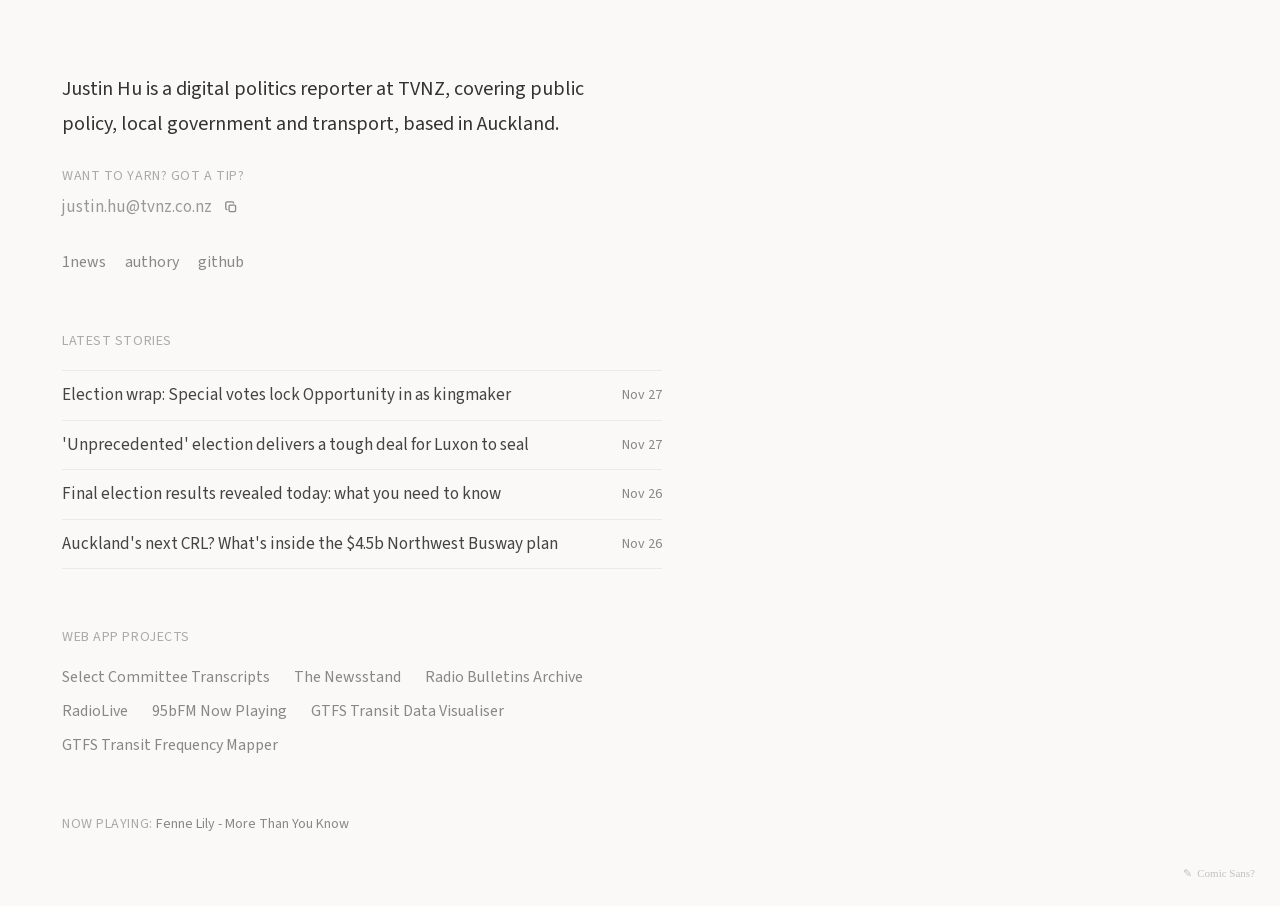
<file: index.html>
<!DOCTYPE html>
<html lang="en-NZ"><head>
<meta charset="utf-8">
<meta name="viewport" content="width=device-width, initial-scale=1">
<title>Justin Hu</title>
<meta name="description" content="Justin Hu is a digital politics reporter at 1News, covering public policy, local government and transport in New Zealand.">
<link rel="canonical" href="https://justinhu-nz.github.io/">
<link rel="icon" type="image/png" sizes="32x32" href="/favicon-buzzy-bee.png">
<meta property="og:locale" content="en_NZ">
<meta property="og:type" content="website">
<meta property="og:title" content="Justin Hu">
<meta property="og:description" content="Justin Hu is a digital politics reporter at 1News, covering public policy, local government and transport in New Zealand.">
<meta property="og:url" content="https://justinhu-nz.github.io/">
<meta property="og:site_name" content="Justin Hu">
<meta name="twitter:card" content="summary">
<meta name="twitter:title" content="Justin Hu">
<meta name="twitter:description" content="Justin Hu is a digital politics reporter at 1News, covering public policy, local government and transport in New Zealand.">
<style>
@font-face {
  font-family: 'Source Sans 3';
  font-style: normal;
  font-weight: 300 500;
  font-display: swap;
  src: url("fonts/eb3d325c-e058-41f9-a5ef-965d2da668bb.woff2") format('woff2');
}
</style>
<style>
:root {
  --bg: #faf9f7;
  --ink: #333;
  --body: #444;
  --muted: #999;
  --subtle: #888;
  --label: #aaa;
  --rule: rgba(0,0,0,.06);
  --link-deco: rgba(0,0,0,.15);
  --email-cursor-original: url("data:image/svg+xml,%3Csvg%20xmlns='http://www.w3.org/2000/svg'%20width='46'%20height='30'%3E%3Crect%20x='1'%20y='1'%20width='40'%20height='20'%20rx='6'%20fill='%23333'%20stroke='%23fff'%20stroke-width='1.5'/%3E%3Cpath%20d='M9%2020%20L9%2028%20L18%2020%20Z'%20fill='%23333'/%3E%3Ctext%20x='21'%20y='15.5'%20font-family='sans-serif'%20font-size='11'%20font-weight='600'%20fill='%23fff'%20text-anchor='middle'%3Etip%3F%3C/text%3E%3C/svg%3E");
}
@media (prefers-color-scheme: dark) {
  :root {
    --bg: #1c1a17;
    --ink: #ddd8d0;
    --body: #bbb5ac;
    --muted: #6e6e6e;
    --subtle: #606060;
    --label: #505050;
    --rule: rgba(255,255,255,.09);
    --link-deco: rgba(255,255,255,.12);
  }
}
body { margin: 0; background: var(--bg); font-family: 'Source Sans 3', sans-serif; }
body.comic-mode { font-family: "Comic Sans MS", "Comic Sans", cursive; }
a { transition: color 0.15s; }
.email:hover { color: var(--ink); }
.social:hover { color: var(--ink); }
.article:hover { color: var(--ink); }

/* Feature 2 — subtle animated proofreader's squiggle on link hover.
   A sine-wave SVG used as a mask, so it's painted in currentColor and
   adapts to light/dark automatically. Underlined links opt in via .squiggle. */
.squiggle { position: relative; }
.squiggle::after {
  content: ""; position: absolute; left: 0; right: 0; bottom: -3px; height: 5px;
  background: currentColor; opacity: 0;
  transition: opacity 0.2s ease;
  -webkit-mask: var(--sq) repeat-x left center; mask: var(--sq) repeat-x left center;
  -webkit-mask-size: 12px 5px; mask-size: 12px 5px;
}
:root { --sq: url("data:image/svg+xml,%3Csvg xmlns='http://www.w3.org/2000/svg' width='12' height='5'%3E%3Cpath d='M0 2.5 Q3 0 6 2.5 T12 2.5' fill='none' stroke='%23000' stroke-width='1.1'/%3E%3C/svg%3E"); }
.squiggle:hover::after { opacity: 0.55; animation: sq-flow 0.9s linear infinite; }
@keyframes sq-flow { to { -webkit-mask-position: 12px center; mask-position: 12px center; } }
@media (prefers-reduced-motion: reduce) { .squiggle:hover::after { animation: none; } }

/* The email stays selectable. Change data-email-cursor on <body> to "original"
   to restore the previous dark speech-bubble cursor. */
.email { cursor: text; }
body[data-email-cursor="original"] .email { cursor: var(--email-cursor-original) 8 4, pointer; }

.contact-row { width: fit-content; max-width: 100%; }
.contact-halo {
  position: fixed; left: 0; top: 0; z-index: 2;
  color: var(--subtle); font-size: 11px; font-weight: 600; line-height: 1;
  white-space: nowrap; pointer-events: none; opacity: 0;
  text-shadow: 0 0 2px var(--bg), 0 0 5px var(--bg), 0 3px 10px rgba(0,0,0,.2);
  transform: translateY(-2px); transition: opacity .12s ease, transform .12s ease;
}
@media (hover: hover) and (pointer: fine) {
  body[data-email-cursor="plain"] .contact-row.is-halo-visible .contact-halo {
    opacity: .85; transform: translateY(0);
  }
}
@media (prefers-reduced-motion: reduce) { .contact-halo { transition: none; } }

.copy-email {
  display: inline-flex; align-items: center; gap: 0; padding: 4px;
  border: 0; border-radius: 5px; background: transparent;
  color: var(--subtle); font: inherit; font-size: 13px; line-height: 1;
  cursor: pointer; transition: color 0.15s, background 0.15s;
}
.copy-email:hover { color: var(--ink); }
.copy-email:focus-visible { outline: none; color: var(--ink); background: var(--rule); }
.copy-email svg { width: 13px; height: 13px; fill: none; stroke: currentColor; stroke-width: 1.6; }
.copy-email span {
  max-width: 0; overflow: hidden; opacity: 0; white-space: nowrap;
  transition: max-width 0.2s ease, opacity 0.2s ease, margin-left 0.2s ease;
}
.copy-email:hover span, .copy-email:focus-visible span {
  max-width: 110px; margin-left: 5px; opacity: 1;
}

.comic-toggle { display: none; }
@media (min-width: 768px) and (hover: hover) and (pointer: fine) {
  body.comic-mode > div > div { max-width: 650px !important; }
  body.comic-mode > div > div > p:first-of-type { max-width: 650px !important; }

  .comic-toggle {
    position: fixed; right: 16px; bottom: 14px; z-index: 3;
    display: inline-flex; align-items: center; gap: 5px;
    padding: 6px 8px; border: 1px solid transparent; border-radius: 999px;
    background: transparent; color: var(--label); font: 11px/1 "Comic Sans MS", "Comic Sans", cursive;
    cursor: pointer; opacity: .72;
    transition: color .15s, border-color .15s, opacity .15s, transform .15s;
  }
  .comic-toggle:hover { color: var(--ink); border-color: var(--rule); opacity: 1; transform: rotate(-2deg); }
  .comic-toggle:focus-visible { outline: 2px solid var(--ink); outline-offset: 3px; }
  .comic-toggle[aria-pressed="true"] { color: var(--subtle); opacity: .85; }
}

/* Feature 1 — story dates: actual date by default, "N days ago" on hover.
   Both variants are pre-rendered; hover swaps them with no per-hover JS. */
.date-rel { display: none; }
.article:hover .date-abs { display: none; }
.article:hover .date-rel { display: inline; }
.article {
  display: flex; justify-content: space-between; align-items: baseline; gap: 19px;
}
.article > span:first-child { line-height: 1.45; }
.article > span[data-iso] { flex-shrink: 0; }

/* A mouse can reveal the wider relative date on hover, so keep desktop rows
   stable by letting long headlines fade beneath it. Touch layouts retain the
   original wrapping behaviour because they have no hover-induced reflow. */
@media (hover: hover) and (pointer: fine) {
  .article { position: relative; display: block; }
  .article > span:first-child { display: block; overflow: hidden; white-space: nowrap; }
  .article > span[data-iso] {
    position: absolute; right: 0; top: 50%; transform: translateY(-50%);
    padding-left: 27px;
    background: linear-gradient(to right, transparent, var(--bg) 22px, var(--bg));
  }
}

/* Short-laptop fit — tightens vertical rhythm ONLY on small, short screens
   (e.g. 1366x768). Both conditions must hold: the max-width:1600px guard means
   a 1920-wide desktop can never match, no matter how much browser chrome
   shortens its window; max-height:820px keeps 1080-tall screens out too. */
@media (max-width: 1600px) and (max-height: 820px) {
  [style*="72px 62px"] { padding-top: 44px !important; padding-bottom: 44px !important; }
  [style*="58px 0 0"] { margin-top: 34px !important; }
}
</style>

<script type="application/ld+json">
{
  "@context": "https://schema.org",
  "@type": "WebSite",
  "url": "https://justinhu-nz.github.io/",
  "name": "Justin Hu",
  "alternateName": "Justin Hu NZ"
}
</script>

<script type="application/ld+json">
{
  "@context": "https://schema.org",
  "@type": "Person",
  "name": "Justin Hu",
  "url": "https://justinhu-nz.github.io/",
  "jobTitle": "Digital politics reporter",
  "worksFor": {
    "@type": "Organization",
    "name": "1News"
  },
  "knowsAbout": [
    "Public policy",
    "Local government",
    "Transport",
    "New Zealand politics"
  ],
  "sameAs": [
    "https://www.1news.co.nz/reporter/justin-hu/",
    "https://authory.com/JustinHu",
    "https://github.com/justinhu-nz/"
  ]
}
</script>

<style>
/* These rules activate only when one of the standalone layout trials targets
   its matching hidden marker. The normal homepage remains unchanged. */
.layout-trial-target { display: none; }

@media (min-width: 960px) {
  body:has(#latest-stories-tight:target) > div > div {
    box-sizing: border-box; display: grid !important;
    grid-template-columns: minmax(0, 520px) minmax(340px, 480px);
    column-gap: 40px; width: 100%; max-width: 1124px !important;
    padding: 56px 42px !important;
  }
}
@media (min-width: 1024px) {
  body:has(#latest-stories-balanced:target) > div > div {
    box-sizing: border-box; display: grid !important;
    grid-template-columns: minmax(0, 550px) minmax(360px, 520px);
    column-gap: 72px; width: 100%; max-width: 1266px !important;
    padding: 72px 62px !important;
  }
}
@media (min-width: 1120px) {
  body:has(#latest-stories-airy:target) > div > div {
    box-sizing: border-box; display: grid !important;
    grid-template-columns: minmax(0, 550px) minmax(380px, 540px);
    column-gap: 112px; width: 100%; max-width: 1362px !important;
    padding: 88px 80px !important;
  }
}

@media (min-width: 960px) {
  body:has(.layout-trial-target:target) > div > div > * { grid-column: 1; }
  body:has(.layout-trial-target:target) > div > div > div:last-child {
    grid-column: 2; grid-row: 1 / -1; margin-top: 0 !important;
  }
}
</style>
</head>
<body data-email-cursor="plain">
<span id="latest-stories-tight" class="layout-trial-target" aria-hidden="true"></span>
<span id="latest-stories-balanced" class="layout-trial-target" aria-hidden="true"></span>
<span id="latest-stories-airy" class="layout-trial-target" aria-hidden="true"></span>
<div style="min-height: 100vh; display: flex; align-items: flex-start; padding: 0">
<div style="padding: 72px 62px; max-width: 600px">
<p style="font-size: 20px; line-height: 1.75; color: var(--ink); margin: 0 0 7px; font-weight: 400; max-width: 550px">Justin Hu is a digital politics reporter at TVNZ, covering public policy, local government and transport, based in Auckland.</p>

<p style="font-size: 14px; color: var(--label); letter-spacing: 0.04em; text-transform: uppercase; margin: 24px 0 7px">Want to yarn? Got a tip?</p>
<p class="contact-row" style="display: flex; align-items: center; flex-wrap: wrap; gap: 9px; font-size: 17px; line-height: 1.7; color: var(--muted); margin: 0">
<a href="mailto:justin.hu@tvnz.co.nz" class="email squiggle" style="color: var(--muted); text-decoration: none">justin.hu@tvnz.co.nz</a>
<button type="button" id="copy-email" class="copy-email" aria-label="Copy email address">
<svg viewBox="0 0 16 16" aria-hidden="true"><rect x="5" y="5" width="8" height="8" rx="1.5"></rect><path d="M3 10.5H2.5A1.5 1.5 0 0 1 1 9V2.5A1.5 1.5 0 0 1 2.5 1H9a1.5 1.5 0 0 1 1.5 1.5V3"></path></svg>
<span aria-live="polite">Copy email address</span>
</button>
<span id="contact-halo" class="contact-halo" aria-hidden="true">tip?</span>
</p>

<div style="display: flex; gap: 19px; margin: 29px 0 0; font-size: 16px">
<a href="https://www.1news.co.nz/reporter/justin-hu/" class="social squiggle" style="color: var(--subtle); text-decoration: none">1news</a>
<a href="https://authory.com/JustinHu" class="social squiggle" style="color: var(--subtle); text-decoration: none">authory</a>
<a href="https://github.com/justinhu-nz/" class="social squiggle" rel="nofollow" style="color: var(--subtle); text-decoration: none">github</a>
</div>

<div style="margin: 58px 0 0">
<p style="font-size: 14px; color: var(--label); letter-spacing: 0.04em; text-transform: uppercase; margin: 0 0 19px">Latest stories</p>

<div style="display: flex; flex-direction: column; font-size: 17px">
<a href="https://www.1news.co.nz/2026/11/27/election-live-official-results-at-2pm-as-nation-waits-on-special-votes/" class="article" style="padding: 12px 0; border-top: 1px solid var(--rule); color: var(--body); text-decoration: none">
<span style="line-height: 1.45">Election wrap: Special votes lock Opportunity in as kingmaker</span>
<span style="font-size: 14px; color: var(--subtle); white-space: nowrap; flex-shrink: 0" data-iso="2026-11-27">Nov 27</span>
</a>
<a href="https://www.1news.co.nz/2026/11/27/unprecedented-election-delivers-a-tough-deal-for-luxon-to-seal/" class="article" style="padding: 12px 0; border-top: 1px solid var(--rule); color: var(--body); text-decoration: none">
<span style="line-height: 1.45">&#x27;Unprecedented&#x27; election delivers a tough deal for Luxon to seal</span>
<span style="font-size: 14px; color: var(--subtle); white-space: nowrap; flex-shrink: 0" data-iso="2026-11-27">Nov 27</span>
</a>
<a href="https://www.1news.co.nz/2026/11/27/final-election-results-revealed-today-what-you-need-to-know/" class="article" style="padding: 12px 0; border-top: 1px solid var(--rule); color: var(--body); text-decoration: none">
<span style="line-height: 1.45">Final election results revealed today: what you need to know</span>
<span style="font-size: 14px; color: var(--subtle); white-space: nowrap; flex-shrink: 0" data-iso="2026-11-26">Nov 26</span>
</a>
<a href="https://www.1news.co.nz/2026/11/27/aucklands-next-crl-whats-inside-the-45b-northwest-busway-plan/" class="article" style="padding: 12px 0; border-top: 1px solid var(--rule); border-bottom: 1px solid var(--rule); color: var(--body); text-decoration: none">
<span style="line-height: 1.45">Auckland&#x27;s next CRL? What&#x27;s inside the $4.5b Northwest Busway plan</span>
<span style="font-size: 14px; color: var(--subtle); white-space: nowrap; flex-shrink: 0" data-iso="2026-11-26">Nov 26</span>
</a>
</div>
</div>

<div style="margin: 58px 0 0">
<p style="font-size: 14px; color: var(--label); letter-spacing: 0.04em; text-transform: uppercase; margin: 0 0 19px">Web app projects</p>

<div style="display: flex; flex-wrap: wrap; gap: 12px 24px; font-size: 16px">
<a href="https://justinhu-nz.github.io/selectcommittee-transcripts/" rel="nofollow" style="color: var(--subtle); text-decoration: none; white-space: nowrap">Select Committee Transcripts</a>
<a href="https://justinhu-nz.github.io/nz-newsstand/" rel="nofollow" style="color: var(--subtle); text-decoration: none; white-space: nowrap">The Newsstand</a>
<a href="https://justinhu-nz.github.io/rnz-bulletins-archive/" rel="nofollow" style="color: var(--subtle); text-decoration: none; white-space: nowrap">Radio Bulletins Archive</a>
<a href="https://justinhu-nz.github.io/RadioLive/" rel="nofollow" style="color: var(--subtle); text-decoration: none; white-space: nowrap">RadioLive</a>
<a href="https://bsky.app/profile/95nowplaying.bsky.social" rel="nofollow" style="color: var(--subtle); text-decoration: none; white-space: nowrap">95bFM Now Playing</a>
<a href="https://justinhu-nz.github.io/GTFSTransitVisualiser/" rel="nofollow" style="color: var(--subtle); text-decoration: none; white-space: nowrap">GTFS Transit Data Visualiser</a>
<a href="https://justinhu-nz.github.io/GTFS-frequencyMapper/" rel="nofollow" style="color: var(--subtle); text-decoration: none; white-space: nowrap">GTFS Transit Frequency Mapper</a>
</div>
</div>

<p id="np" data-nosnippet style="font-size: 14px; color: var(--label); letter-spacing: 0.04em; text-transform: uppercase; margin: 58px 0 0; display: none">Now playing: <span id="np-track" style="text-transform: none; letter-spacing: 0; color: var(--subtle)"></span></p>
</div>
</div>

<button type="button" id="comic-toggle" class="comic-toggle" aria-pressed="false" aria-label="Turn on Comic Sans mode">
<span aria-hidden="true">✎</span><span>Comic Sans?</span>
</button>

<script>
/* A desktop-only typeface detour, remembered for the next visit. */
const comicToggle = document.getElementById('comic-toggle');
let comicMode = false;
try { comicMode = localStorage.getItem('comic-mode') === 'on'; } catch {}

const setComicMode = enabled => {
  document.body.classList.toggle('comic-mode', enabled);
  comicToggle.setAttribute('aria-pressed', String(enabled));
  comicToggle.setAttribute('aria-label', enabled ? 'Turn off Comic Sans mode' : 'Turn on Comic Sans mode');
  comicToggle.lastElementChild.textContent = enabled ? 'Sans the Comic' : 'Comic Sans?';
};

setComicMode(comicMode);
comicToggle.addEventListener('click', () => {
  comicMode = !document.body.classList.contains('comic-mode');
  setComicMode(comicMode);
  try { localStorage.setItem('comic-mode', comicMode ? 'on' : 'off'); } catch {}
});
</script>

<script>
/* One hover boundary for the whole contact row keeps the playful note stable. */
const contactRow = document.querySelector('.contact-row');
const contactHalo = document.getElementById('contact-halo');
const contactEmail = contactRow.querySelector('.email');
const contactMessages = ['tip?', 'information?', 'feedback?', 'catch-up?', 'coffee?', 'beers?'];
const canHoverContact = window.matchMedia('(hover: hover) and (pointer: fine)');
let contactMessageIndex = 0;
let contactHaloSuppressed = false;

const moveContactHalo = event => {
  contactHalo.style.left = `${event.clientX + 14}px`;
  contactHalo.style.top = `${event.clientY + 18}px`;
};

contactRow.addEventListener('pointerenter', event => {
  if (!canHoverContact.matches || document.body.dataset.emailCursor !== 'plain') return;
  if (event.buttons || contactHaloSuppressed) return;
  contactHaloSuppressed = false;
  contactHalo.textContent = contactMessages[contactMessageIndex];
  contactMessageIndex = (contactMessageIndex + 1) % contactMessages.length;
  moveContactHalo(event);
  contactRow.classList.add('is-halo-visible');
});
contactRow.addEventListener('pointermove', event => {
  if (!contactHaloSuppressed && canHoverContact.matches) moveContactHalo(event);
});
contactRow.addEventListener('pointerleave', () => {
  contactRow.classList.remove('is-halo-visible');
});
contactEmail.addEventListener('pointerdown', () => {
  contactHaloSuppressed = true;
  contactRow.classList.remove('is-halo-visible');
});
window.addEventListener('pointerup', () => { contactHaloSuppressed = false; }, { passive: true });
</script>

<script>
/* Copy the contact address and briefly confirm success in the button. */
const copyEmail = document.getElementById('copy-email');
copyEmail.addEventListener('click', async () => {
  const address = 'justin.hu@tvnz.co.nz';
  const label = copyEmail.querySelector('span');
  let field;
  try {
    if (navigator.clipboard && window.isSecureContext) {
      await navigator.clipboard.writeText(address);
    } else {
      field = document.createElement('textarea');
      field.value = address;
      field.style.position = 'fixed';
      field.style.opacity = '0';
      document.body.appendChild(field);
      field.select();
      if (!document.execCommand('copy')) throw new Error('Copy failed');
    }
    label.textContent = 'Copied';
    window.setTimeout(() => { label.textContent = 'Copy email address'; }, 1800);
  } catch {
    label.textContent = 'Copy failed';
    window.setTimeout(() => { label.textContent = 'Copy email address'; }, 1800);
  } finally {
    field?.remove();
  }
});
</script>

<script>
/* Feature 1 — build "N days ago" alongside each pre-rendered date. */
for (const s of document.querySelectorAll('[data-iso]')) {
  const days = Math.floor((Date.now() - new Date(s.dataset.iso + 'T00:00:00')) / 86400000);
  const rel = days <= 0 ? 'today' : days === 1 ? 'yesterday' : days + ' days ago';
  s.innerHTML = '<span class="date-abs">' + s.textContent + '</span><span class="date-rel">' + rel + '</span>';
}
</script>

<script>
/* "On the desk today" — cycles a favourite from songs.txt, but holds the same
   pick if you've visited within the last 4 minutes (localStorage remembers). */
fetch('songs.txt').then(r => r.text()).then(text => {
  const favs = text.split('\n').map(l => l.trim()).filter(l => l && !l.startsWith('#'));
  if (!favs.length) return;

  const FOUR_MIN = 4 * 60 * 1000;
  const now = Date.now();
  let saved;
  try { saved = JSON.parse(localStorage.getItem('np') || 'null'); } catch {}

  let track;
  if (saved && now - saved.t < FOUR_MIN && favs.includes(saved.track)) {
    track = saved.track;                                   // still fresh — keep it
  } else {
    track = favs[Math.floor(Math.random() * favs.length)]; // new visit — repick
    try { localStorage.setItem('np', JSON.stringify({ track, t: now })); } catch {}
  }

  const el = document.getElementById('np'), out = document.getElementById('np-track');
  out.textContent = track;
  el.style.display = '';                                    // reveal only once we have a track
}).catch(() => {});
</script>
</body></html>
</file>
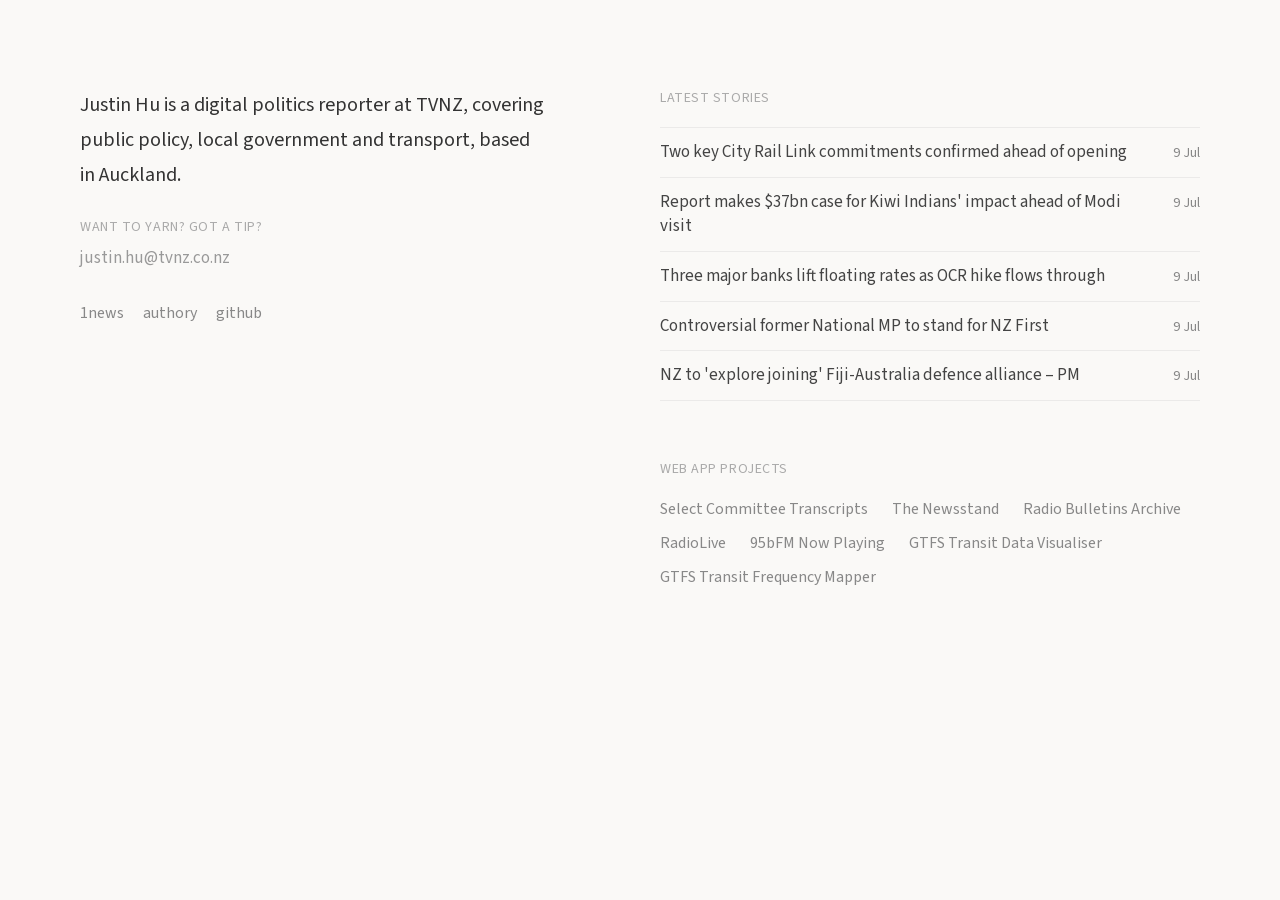
<file: trial-2col-airy.html>
<!DOCTYPE html>
<html lang="en-NZ"><head>
<meta charset="utf-8">
<meta name="viewport" content="width=device-width, initial-scale=1">
<title>Justin Hu — Airy layout trial</title>
<meta name="robots" content="noindex">
<style>
@font-face {
  font-family: 'Source Sans 3';
  font-style: normal;
  font-weight: 300 500;
  font-display: swap;
  src: url("fonts/eb3d325c-e058-41f9-a5ef-965d2da668bb.woff2") format('woff2');
}
</style>
<style>
:root {
  --bg: #faf9f7;
  --ink: #333;
  --body: #444;
  --muted: #999;
  --subtle: #888;
  --label: #aaa;
  --rule: rgba(0,0,0,.06);
  --link-deco: rgba(0,0,0,.15);
}
@media (prefers-color-scheme: dark) {
  :root {
    --bg: #1c1a17;
    --ink: #ddd8d0;
    --body: #bbb5ac;
    --muted: #6e6e6e;
    --subtle: #606060;
    --label: #505050;
    --rule: rgba(255,255,255,.09);
    --link-deco: rgba(255,255,255,.12);
  }
}
body { margin: 0; background: var(--bg); font-family: 'Source Sans 3', sans-serif; }
a { transition: color 0.15s; }
.email:hover { color: var(--ink); }
.social:hover { color: var(--ink); }
.article:hover { color: var(--ink); }

/* Mobile-first: single stacked column. Latest stories keeps its normal
   top margin and simply follows the rest of the content. */
.wrap { padding: 64px 52px; max-width: 600px; }
.col-stories { margin: 58px 0 0; }

/* Desktop: two columns, Latest stories moves to the right. */
@media (min-width: 960px) {
  .wrap {
    box-sizing: border-box;
    display: grid;
    grid-template-columns: minmax(0, 550px) minmax(380px, 540px);
    column-gap: 112px;
    max-width: 1362px;
    padding: 88px 80px;
  }
  .col-stories { grid-column: 2; grid-row: 1; margin: 0; }
}
</style>
</head>
<body>
<div style="min-height: 100vh; display: flex; align-items: flex-start; padding: 0">
<div class="wrap">
<div class="col-main">
<p style="font-size: 20px; line-height: 1.75; color: var(--ink); margin: 0 0 7px; font-weight: 400; max-width: 550px">Justin Hu is a digital politics reporter at TVNZ, covering public policy, local government and transport, based in Auckland.</p>

<p style="font-size: 14px; color: var(--label); letter-spacing: 0.04em; text-transform: uppercase; margin: 24px 0 7px">Want to yarn? Got a tip?</p>
<p style="font-size: 17px; line-height: 1.7; color: var(--muted); margin: 0"><a href="mailto:justin.hu@tvnz.co.nz" class="email" style="color: var(--muted); text-decoration: none">justin.hu@tvnz.co.nz</a></p>

<div style="display: flex; gap: 19px; margin: 29px 0 0; font-size: 16px">
<a href="https://www.1news.co.nz/reporter/justin-hu/" class="social" style="color: var(--subtle); text-decoration: none">1news</a>
<a href="https://authory.com/JustinHu" class="social" style="color: var(--subtle); text-decoration: none">authory</a>
<a href="https://github.com/justinhu-nz/" class="social" rel="nofollow" style="color: var(--subtle); text-decoration: none">github</a>
</div>

</div>

<div class="col-stories">
<p style="font-size: 14px; color: var(--label); letter-spacing: 0.04em; text-transform: uppercase; margin: 0 0 19px">Latest stories</p>

<div style="display: flex; flex-direction: column; font-size: 17px">
<a href="https://www.1news.co.nz/2026/07/09/two-key-city-rail-link-commitments-confirmed-ahead-of-opening/" class="article" style="display: flex; justify-content: space-between; align-items: baseline; gap: 19px; padding: 12px 0; border-top: 1px solid var(--rule); color: var(--body); text-decoration: none">
<span style="line-height: 1.45">Two key City Rail Link commitments confirmed ahead of opening</span>
<span style="font-size: 14px; color: var(--subtle); white-space: nowrap; flex-shrink: 0">9 Jul</span>
</a>
<a href="https://www.1news.co.nz/2026/07/09/report-makes-37bn-case-for-kiwi-indians-impact-ahead-of-modi-visit/" class="article" style="display: flex; justify-content: space-between; align-items: baseline; gap: 19px; padding: 12px 0; border-top: 1px solid var(--rule); color: var(--body); text-decoration: none">
<span style="line-height: 1.45">Report makes $37bn case for Kiwi Indians&#x27; impact ahead of Modi visit</span>
<span style="font-size: 14px; color: var(--subtle); white-space: nowrap; flex-shrink: 0">9 Jul</span>
</a>
<a href="https://www.1news.co.nz/2026/07/09/three-major-banks-lift-floating-rates-as-ocr-hike-flows-through/" class="article" style="display: flex; justify-content: space-between; align-items: baseline; gap: 19px; padding: 12px 0; border-top: 1px solid var(--rule); color: var(--body); text-decoration: none">
<span style="line-height: 1.45">Three major banks lift floating rates as OCR hike flows through</span>
<span style="font-size: 14px; color: var(--subtle); white-space: nowrap; flex-shrink: 0">9 Jul</span>
</a>
<a href="https://www.1news.co.nz/2026/07/09/former-controversial-national-mp-to-stand-for-nz-first/" class="article" style="display: flex; justify-content: space-between; align-items: baseline; gap: 19px; padding: 12px 0; border-top: 1px solid var(--rule); color: var(--body); text-decoration: none">
<span style="line-height: 1.45">Controversial former National MP to stand for NZ First</span>
<span style="font-size: 14px; color: var(--subtle); white-space: nowrap; flex-shrink: 0">9 Jul</span>
</a>
<a href="https://www.1news.co.nz/2026/07/09/nz-to-explore-joining-fiji-australia-defence-alliance-pm/" class="article" style="display: flex; justify-content: space-between; align-items: baseline; gap: 19px; padding: 12px 0; border-top: 1px solid var(--rule); border-bottom: 1px solid var(--rule); color: var(--body); text-decoration: none">
<span style="line-height: 1.45">NZ to &#x27;explore joining&#x27; Fiji-Australia defence alliance – PM</span>
<span style="font-size: 14px; color: var(--subtle); white-space: nowrap; flex-shrink: 0">9 Jul</span>
</a>
</div>

<div style="margin: 58px 0 0">
<p style="font-size: 14px; color: var(--label); letter-spacing: 0.04em; text-transform: uppercase; margin: 0 0 19px">Web app projects</p>

<div style="display: flex; flex-wrap: wrap; gap: 12px 24px; font-size: 16px">
<a href="https://justinhu-nz.github.io/selectcommittee-transcripts/" rel="nofollow" style="color: var(--subtle); text-decoration: none; white-space: nowrap">Select Committee Transcripts</a>
<a href="https://justinhu-nz.github.io/nz-newsstand/" rel="nofollow" style="color: var(--subtle); text-decoration: none; white-space: nowrap">The Newsstand</a>
<a href="https://justinhu-nz.github.io/rnz-bulletins-archive/" rel="nofollow" style="color: var(--subtle); text-decoration: none; white-space: nowrap">Radio Bulletins Archive</a>
<a href="https://justinhu-nz.github.io/RadioLive/" rel="nofollow" style="color: var(--subtle); text-decoration: none; white-space: nowrap">RadioLive</a>
<a href="https://bsky.app/profile/95nowplaying.bsky.social" rel="nofollow" style="color: var(--subtle); text-decoration: none; white-space: nowrap">95bFM Now Playing</a>
<a href="https://justinhu-nz.github.io/GTFSTransitVisualiser/" rel="nofollow" style="color: var(--subtle); text-decoration: none; white-space: nowrap">GTFS Transit Data Visualiser</a>
<a href="https://justinhu-nz.github.io/GTFS-frequencyMapper/" rel="nofollow" style="color: var(--subtle); text-decoration: none; white-space: nowrap">GTFS Transit Frequency Mapper</a>
</div>
</div>
</div>
</div>

</body></html>
</file>
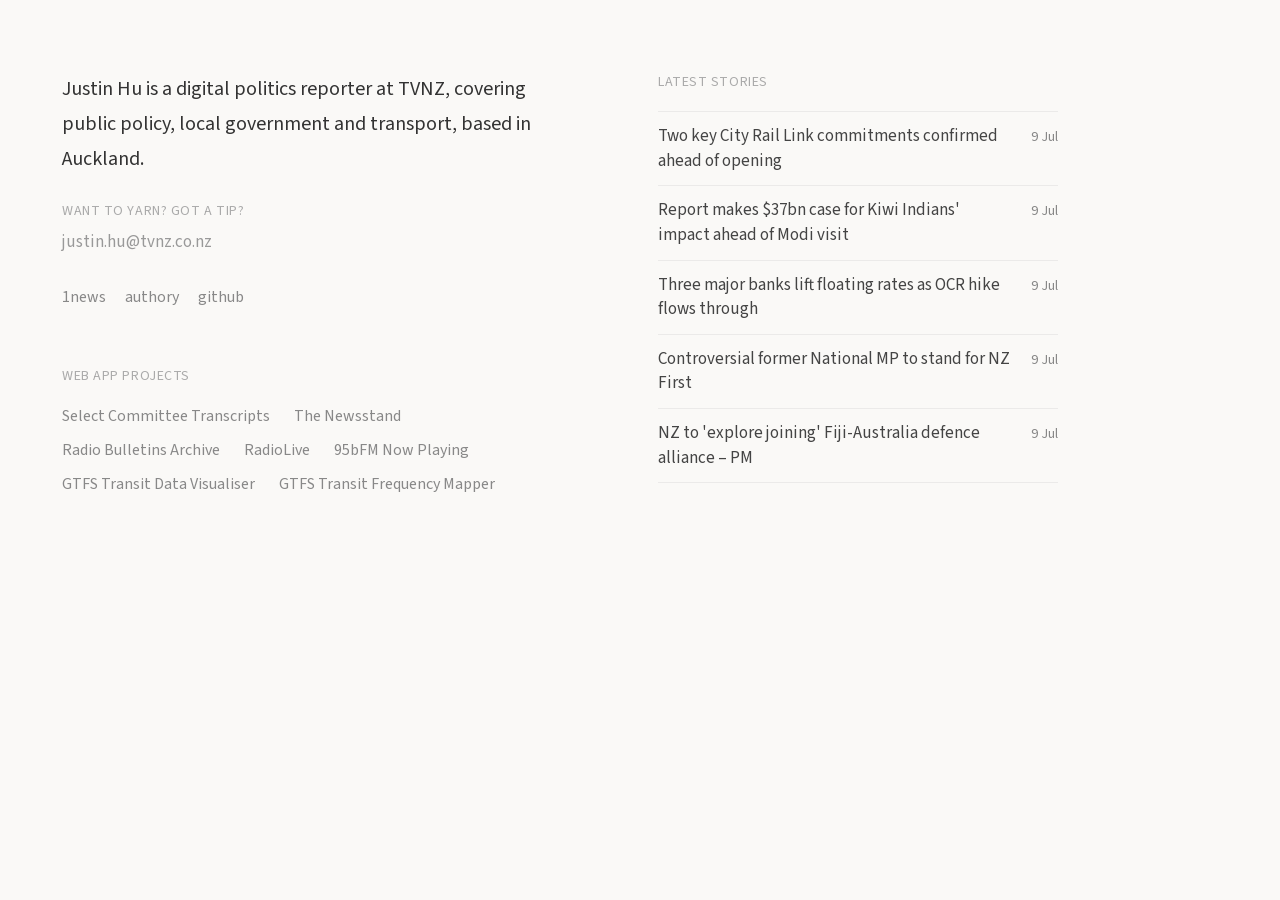
<file: trial-2col-balanced.html>
<!DOCTYPE html>
<html lang="en-NZ"><head>
<meta charset="utf-8">
<meta name="viewport" content="width=device-width, initial-scale=1">
<title>Justin Hu — Balanced layout trial</title>
<meta name="robots" content="noindex">
<style>
@font-face {
  font-family: 'Source Sans 3';
  font-style: normal;
  font-weight: 300 500;
  font-display: swap;
  src: url("fonts/eb3d325c-e058-41f9-a5ef-965d2da668bb.woff2") format('woff2');
}
</style>
<style>
:root {
  --bg: #faf9f7;
  --ink: #333;
  --body: #444;
  --muted: #999;
  --subtle: #888;
  --label: #aaa;
  --rule: rgba(0,0,0,.06);
  --link-deco: rgba(0,0,0,.15);
}
@media (prefers-color-scheme: dark) {
  :root {
    --bg: #1c1a17;
    --ink: #ddd8d0;
    --body: #bbb5ac;
    --muted: #6e6e6e;
    --subtle: #606060;
    --label: #505050;
    --rule: rgba(255,255,255,.09);
    --link-deco: rgba(255,255,255,.12);
  }
}
body { margin: 0; background: var(--bg); font-family: 'Source Sans 3', sans-serif; }
a { transition: color 0.15s; }
.email:hover { color: var(--ink); }
.social:hover { color: var(--ink); }
.article:hover { color: var(--ink); }

/* Mobile-first: single stacked column. Latest stories keeps its normal
   top margin and simply follows the rest of the content. */
.wrap { padding: 60px 48px; max-width: 600px; }
.col-stories { margin: 58px 0 0; }

/* Desktop: two columns, Latest stories moves to the right. */
@media (min-width: 960px) {
  .wrap {
    box-sizing: border-box;
    display: grid;
    grid-template-columns: minmax(0, 520px) minmax(320px, 400px);
    column-gap: 80px;
    max-width: 1120px;
    padding: 72px 62px;
  }
  .col-stories { grid-column: 2; grid-row: 1; margin: 0; }
}
</style>
</head>
<body>
<div style="min-height: 100vh; display: flex; align-items: flex-start; padding: 0">
<div class="wrap">
<div class="col-main">
<p style="font-size: 20px; line-height: 1.75; color: var(--ink); margin: 0 0 7px; font-weight: 400; max-width: 550px">Justin Hu is a digital politics reporter at TVNZ, covering public policy, local government and transport, based in Auckland.</p>

<p style="font-size: 14px; color: var(--label); letter-spacing: 0.04em; text-transform: uppercase; margin: 24px 0 7px">Want to yarn? Got a tip?</p>
<p style="font-size: 17px; line-height: 1.7; color: var(--muted); margin: 0"><a href="mailto:justin.hu@tvnz.co.nz" class="email" style="color: var(--muted); text-decoration: none">justin.hu@tvnz.co.nz</a></p>

<div style="display: flex; gap: 19px; margin: 29px 0 0; font-size: 16px">
<a href="https://www.1news.co.nz/reporter/justin-hu/" class="social" style="color: var(--subtle); text-decoration: none">1news</a>
<a href="https://authory.com/JustinHu" class="social" style="color: var(--subtle); text-decoration: none">authory</a>
<a href="https://github.com/justinhu-nz/" class="social" rel="nofollow" style="color: var(--subtle); text-decoration: none">github</a>
</div>

<div style="margin: 58px 0 0">
<p style="font-size: 14px; color: var(--label); letter-spacing: 0.04em; text-transform: uppercase; margin: 0 0 19px">Web app projects</p>

<div style="display: flex; flex-wrap: wrap; gap: 12px 24px; font-size: 16px">
<a href="https://justinhu-nz.github.io/selectcommittee-transcripts/" rel="nofollow" style="color: var(--subtle); text-decoration: none; white-space: nowrap">Select Committee Transcripts</a>
<a href="https://justinhu-nz.github.io/nz-newsstand/" rel="nofollow" style="color: var(--subtle); text-decoration: none; white-space: nowrap">The Newsstand</a>
<a href="https://justinhu-nz.github.io/rnz-bulletins-archive/" rel="nofollow" style="color: var(--subtle); text-decoration: none; white-space: nowrap">Radio Bulletins Archive</a>
<a href="https://justinhu-nz.github.io/RadioLive/" rel="nofollow" style="color: var(--subtle); text-decoration: none; white-space: nowrap">RadioLive</a>
<a href="https://bsky.app/profile/95nowplaying.bsky.social" rel="nofollow" style="color: var(--subtle); text-decoration: none; white-space: nowrap">95bFM Now Playing</a>
<a href="https://justinhu-nz.github.io/GTFSTransitVisualiser/" rel="nofollow" style="color: var(--subtle); text-decoration: none; white-space: nowrap">GTFS Transit Data Visualiser</a>
<a href="https://justinhu-nz.github.io/GTFS-frequencyMapper/" rel="nofollow" style="color: var(--subtle); text-decoration: none; white-space: nowrap">GTFS Transit Frequency Mapper</a>
</div>
</div>
</div>

<div class="col-stories">
<p style="font-size: 14px; color: var(--label); letter-spacing: 0.04em; text-transform: uppercase; margin: 0 0 19px">Latest stories</p>

<div style="display: flex; flex-direction: column; font-size: 17px">
<a href="https://www.1news.co.nz/2026/07/09/two-key-city-rail-link-commitments-confirmed-ahead-of-opening/" class="article" style="display: flex; justify-content: space-between; align-items: baseline; gap: 19px; padding: 12px 0; border-top: 1px solid var(--rule); color: var(--body); text-decoration: none">
<span style="line-height: 1.45">Two key City Rail Link commitments confirmed ahead of opening</span>
<span style="font-size: 14px; color: var(--subtle); white-space: nowrap; flex-shrink: 0">9 Jul</span>
</a>
<a href="https://www.1news.co.nz/2026/07/09/report-makes-37bn-case-for-kiwi-indians-impact-ahead-of-modi-visit/" class="article" style="display: flex; justify-content: space-between; align-items: baseline; gap: 19px; padding: 12px 0; border-top: 1px solid var(--rule); color: var(--body); text-decoration: none">
<span style="line-height: 1.45">Report makes $37bn case for Kiwi Indians&#x27; impact ahead of Modi visit</span>
<span style="font-size: 14px; color: var(--subtle); white-space: nowrap; flex-shrink: 0">9 Jul</span>
</a>
<a href="https://www.1news.co.nz/2026/07/09/three-major-banks-lift-floating-rates-as-ocr-hike-flows-through/" class="article" style="display: flex; justify-content: space-between; align-items: baseline; gap: 19px; padding: 12px 0; border-top: 1px solid var(--rule); color: var(--body); text-decoration: none">
<span style="line-height: 1.45">Three major banks lift floating rates as OCR hike flows through</span>
<span style="font-size: 14px; color: var(--subtle); white-space: nowrap; flex-shrink: 0">9 Jul</span>
</a>
<a href="https://www.1news.co.nz/2026/07/09/former-controversial-national-mp-to-stand-for-nz-first/" class="article" style="display: flex; justify-content: space-between; align-items: baseline; gap: 19px; padding: 12px 0; border-top: 1px solid var(--rule); color: var(--body); text-decoration: none">
<span style="line-height: 1.45">Controversial former National MP to stand for NZ First</span>
<span style="font-size: 14px; color: var(--subtle); white-space: nowrap; flex-shrink: 0">9 Jul</span>
</a>
<a href="https://www.1news.co.nz/2026/07/09/nz-to-explore-joining-fiji-australia-defence-alliance-pm/" class="article" style="display: flex; justify-content: space-between; align-items: baseline; gap: 19px; padding: 12px 0; border-top: 1px solid var(--rule); border-bottom: 1px solid var(--rule); color: var(--body); text-decoration: none">
<span style="line-height: 1.45">NZ to &#x27;explore joining&#x27; Fiji-Australia defence alliance – PM</span>
<span style="font-size: 14px; color: var(--subtle); white-space: nowrap; flex-shrink: 0">9 Jul</span>
</a>
</div>
</div>
</div>
</div>

</body></html>
</file>
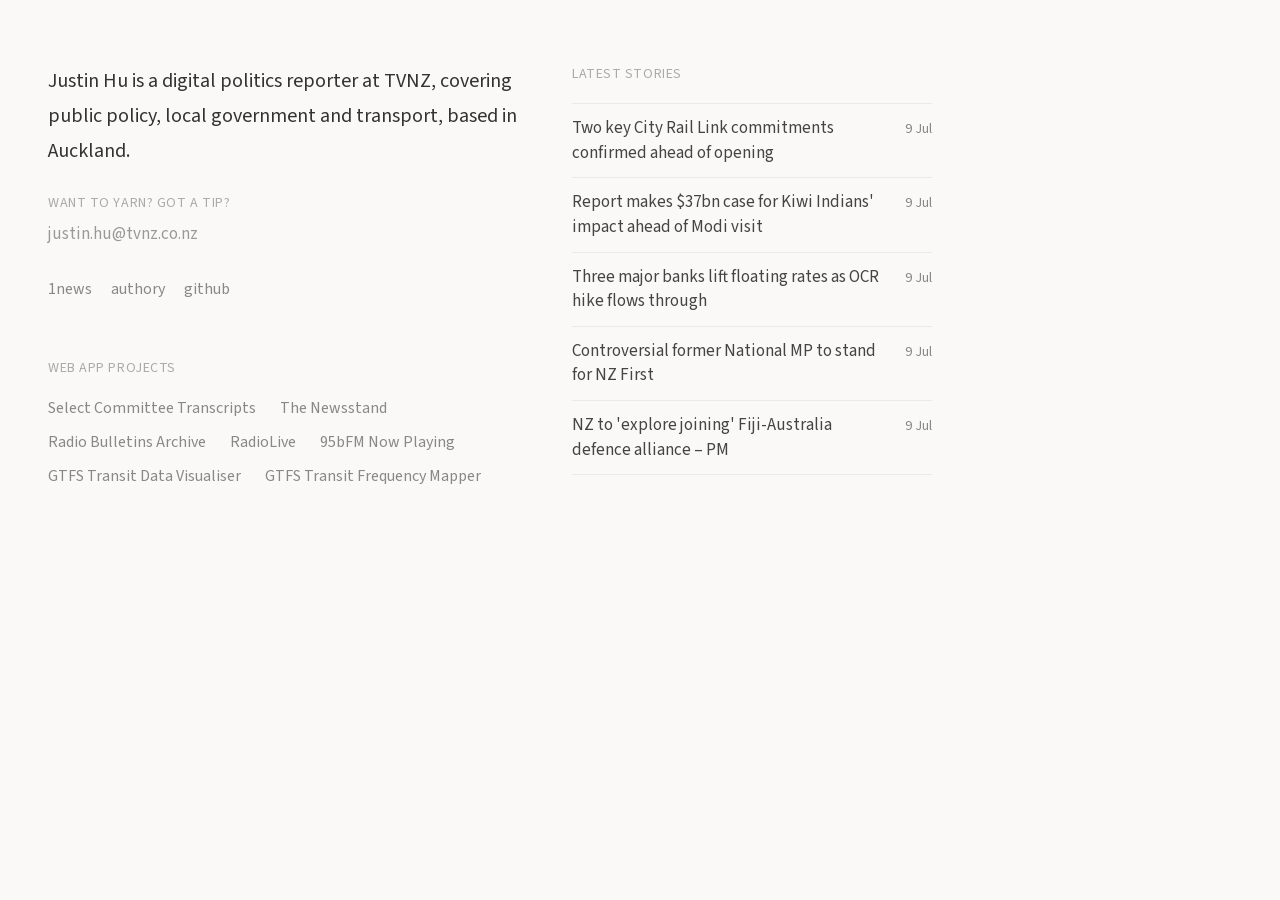
<file: trial-2col-tight.html>
<!DOCTYPE html>
<html lang="en-NZ"><head>
<meta charset="utf-8">
<meta name="viewport" content="width=device-width, initial-scale=1">
<title>Justin Hu — Tight layout trial</title>
<meta name="robots" content="noindex">
<style>
@font-face {
  font-family: 'Source Sans 3';
  font-style: normal;
  font-weight: 300 500;
  font-display: swap;
  src: url("fonts/eb3d325c-e058-41f9-a5ef-965d2da668bb.woff2") format('woff2');
}
</style>
<style>
:root {
  --bg: #faf9f7;
  --ink: #333;
  --body: #444;
  --muted: #999;
  --subtle: #888;
  --label: #aaa;
  --rule: rgba(0,0,0,.06);
  --link-deco: rgba(0,0,0,.15);
}
@media (prefers-color-scheme: dark) {
  :root {
    --bg: #1c1a17;
    --ink: #ddd8d0;
    --body: #bbb5ac;
    --muted: #6e6e6e;
    --subtle: #606060;
    --label: #505050;
    --rule: rgba(255,255,255,.09);
    --link-deco: rgba(255,255,255,.12);
  }
}
body { margin: 0; background: var(--bg); font-family: 'Source Sans 3', sans-serif; }
a { transition: color 0.15s; }
.email:hover { color: var(--ink); }
.social:hover { color: var(--ink); }
.article:hover { color: var(--ink); }

/* Mobile-first: single stacked column. Latest stories keeps its normal
   top margin and simply follows the rest of the content. */
.wrap { padding: 56px 42px; max-width: 600px; }
.col-stories { margin: 58px 0 0; }

/* Desktop: two columns, Latest stories moves to the right. */
@media (min-width: 960px) {
  .wrap {
    box-sizing: border-box;
    display: grid;
    grid-template-columns: minmax(0, 500px) minmax(300px, 360px);
    column-gap: 48px;
    max-width: 980px;
    padding: 64px 48px;
  }
  .col-stories { grid-column: 2; grid-row: 1; margin: 0; }
}
</style>
</head>
<body>
<div style="min-height: 100vh; display: flex; align-items: flex-start; padding: 0">
<div class="wrap">
<div class="col-main">
<p style="font-size: 20px; line-height: 1.75; color: var(--ink); margin: 0 0 7px; font-weight: 400; max-width: 550px">Justin Hu is a digital politics reporter at TVNZ, covering public policy, local government and transport, based in Auckland.</p>

<p style="font-size: 14px; color: var(--label); letter-spacing: 0.04em; text-transform: uppercase; margin: 24px 0 7px">Want to yarn? Got a tip?</p>
<p style="font-size: 17px; line-height: 1.7; color: var(--muted); margin: 0"><a href="mailto:justin.hu@tvnz.co.nz" class="email" style="color: var(--muted); text-decoration: none">justin.hu@tvnz.co.nz</a></p>

<div style="display: flex; gap: 19px; margin: 29px 0 0; font-size: 16px">
<a href="https://www.1news.co.nz/reporter/justin-hu/" class="social" style="color: var(--subtle); text-decoration: none">1news</a>
<a href="https://authory.com/JustinHu" class="social" style="color: var(--subtle); text-decoration: none">authory</a>
<a href="https://github.com/justinhu-nz/" class="social" rel="nofollow" style="color: var(--subtle); text-decoration: none">github</a>
</div>

<div style="margin: 58px 0 0">
<p style="font-size: 14px; color: var(--label); letter-spacing: 0.04em; text-transform: uppercase; margin: 0 0 19px">Web app projects</p>

<div style="display: flex; flex-wrap: wrap; gap: 12px 24px; font-size: 16px">
<a href="https://justinhu-nz.github.io/selectcommittee-transcripts/" rel="nofollow" style="color: var(--subtle); text-decoration: none; white-space: nowrap">Select Committee Transcripts</a>
<a href="https://justinhu-nz.github.io/nz-newsstand/" rel="nofollow" style="color: var(--subtle); text-decoration: none; white-space: nowrap">The Newsstand</a>
<a href="https://justinhu-nz.github.io/rnz-bulletins-archive/" rel="nofollow" style="color: var(--subtle); text-decoration: none; white-space: nowrap">Radio Bulletins Archive</a>
<a href="https://justinhu-nz.github.io/RadioLive/" rel="nofollow" style="color: var(--subtle); text-decoration: none; white-space: nowrap">RadioLive</a>
<a href="https://bsky.app/profile/95nowplaying.bsky.social" rel="nofollow" style="color: var(--subtle); text-decoration: none; white-space: nowrap">95bFM Now Playing</a>
<a href="https://justinhu-nz.github.io/GTFSTransitVisualiser/" rel="nofollow" style="color: var(--subtle); text-decoration: none; white-space: nowrap">GTFS Transit Data Visualiser</a>
<a href="https://justinhu-nz.github.io/GTFS-frequencyMapper/" rel="nofollow" style="color: var(--subtle); text-decoration: none; white-space: nowrap">GTFS Transit Frequency Mapper</a>
</div>
</div>
</div>

<div class="col-stories">
<p style="font-size: 14px; color: var(--label); letter-spacing: 0.04em; text-transform: uppercase; margin: 0 0 19px">Latest stories</p>

<div style="display: flex; flex-direction: column; font-size: 17px">
<a href="https://www.1news.co.nz/2026/07/09/two-key-city-rail-link-commitments-confirmed-ahead-of-opening/" class="article" style="display: flex; justify-content: space-between; align-items: baseline; gap: 19px; padding: 12px 0; border-top: 1px solid var(--rule); color: var(--body); text-decoration: none">
<span style="line-height: 1.45">Two key City Rail Link commitments confirmed ahead of opening</span>
<span style="font-size: 14px; color: var(--subtle); white-space: nowrap; flex-shrink: 0">9 Jul</span>
</a>
<a href="https://www.1news.co.nz/2026/07/09/report-makes-37bn-case-for-kiwi-indians-impact-ahead-of-modi-visit/" class="article" style="display: flex; justify-content: space-between; align-items: baseline; gap: 19px; padding: 12px 0; border-top: 1px solid var(--rule); color: var(--body); text-decoration: none">
<span style="line-height: 1.45">Report makes $37bn case for Kiwi Indians&#x27; impact ahead of Modi visit</span>
<span style="font-size: 14px; color: var(--subtle); white-space: nowrap; flex-shrink: 0">9 Jul</span>
</a>
<a href="https://www.1news.co.nz/2026/07/09/three-major-banks-lift-floating-rates-as-ocr-hike-flows-through/" class="article" style="display: flex; justify-content: space-between; align-items: baseline; gap: 19px; padding: 12px 0; border-top: 1px solid var(--rule); color: var(--body); text-decoration: none">
<span style="line-height: 1.45">Three major banks lift floating rates as OCR hike flows through</span>
<span style="font-size: 14px; color: var(--subtle); white-space: nowrap; flex-shrink: 0">9 Jul</span>
</a>
<a href="https://www.1news.co.nz/2026/07/09/former-controversial-national-mp-to-stand-for-nz-first/" class="article" style="display: flex; justify-content: space-between; align-items: baseline; gap: 19px; padding: 12px 0; border-top: 1px solid var(--rule); color: var(--body); text-decoration: none">
<span style="line-height: 1.45">Controversial former National MP to stand for NZ First</span>
<span style="font-size: 14px; color: var(--subtle); white-space: nowrap; flex-shrink: 0">9 Jul</span>
</a>
<a href="https://www.1news.co.nz/2026/07/09/nz-to-explore-joining-fiji-australia-defence-alliance-pm/" class="article" style="display: flex; justify-content: space-between; align-items: baseline; gap: 19px; padding: 12px 0; border-top: 1px solid var(--rule); border-bottom: 1px solid var(--rule); color: var(--body); text-decoration: none">
<span style="line-height: 1.45">NZ to &#x27;explore joining&#x27; Fiji-Australia defence alliance – PM</span>
<span style="font-size: 14px; color: var(--subtle); white-space: nowrap; flex-shrink: 0">9 Jul</span>
</a>
</div>
</div>
</div>
</div>

</body></html>
</file>
